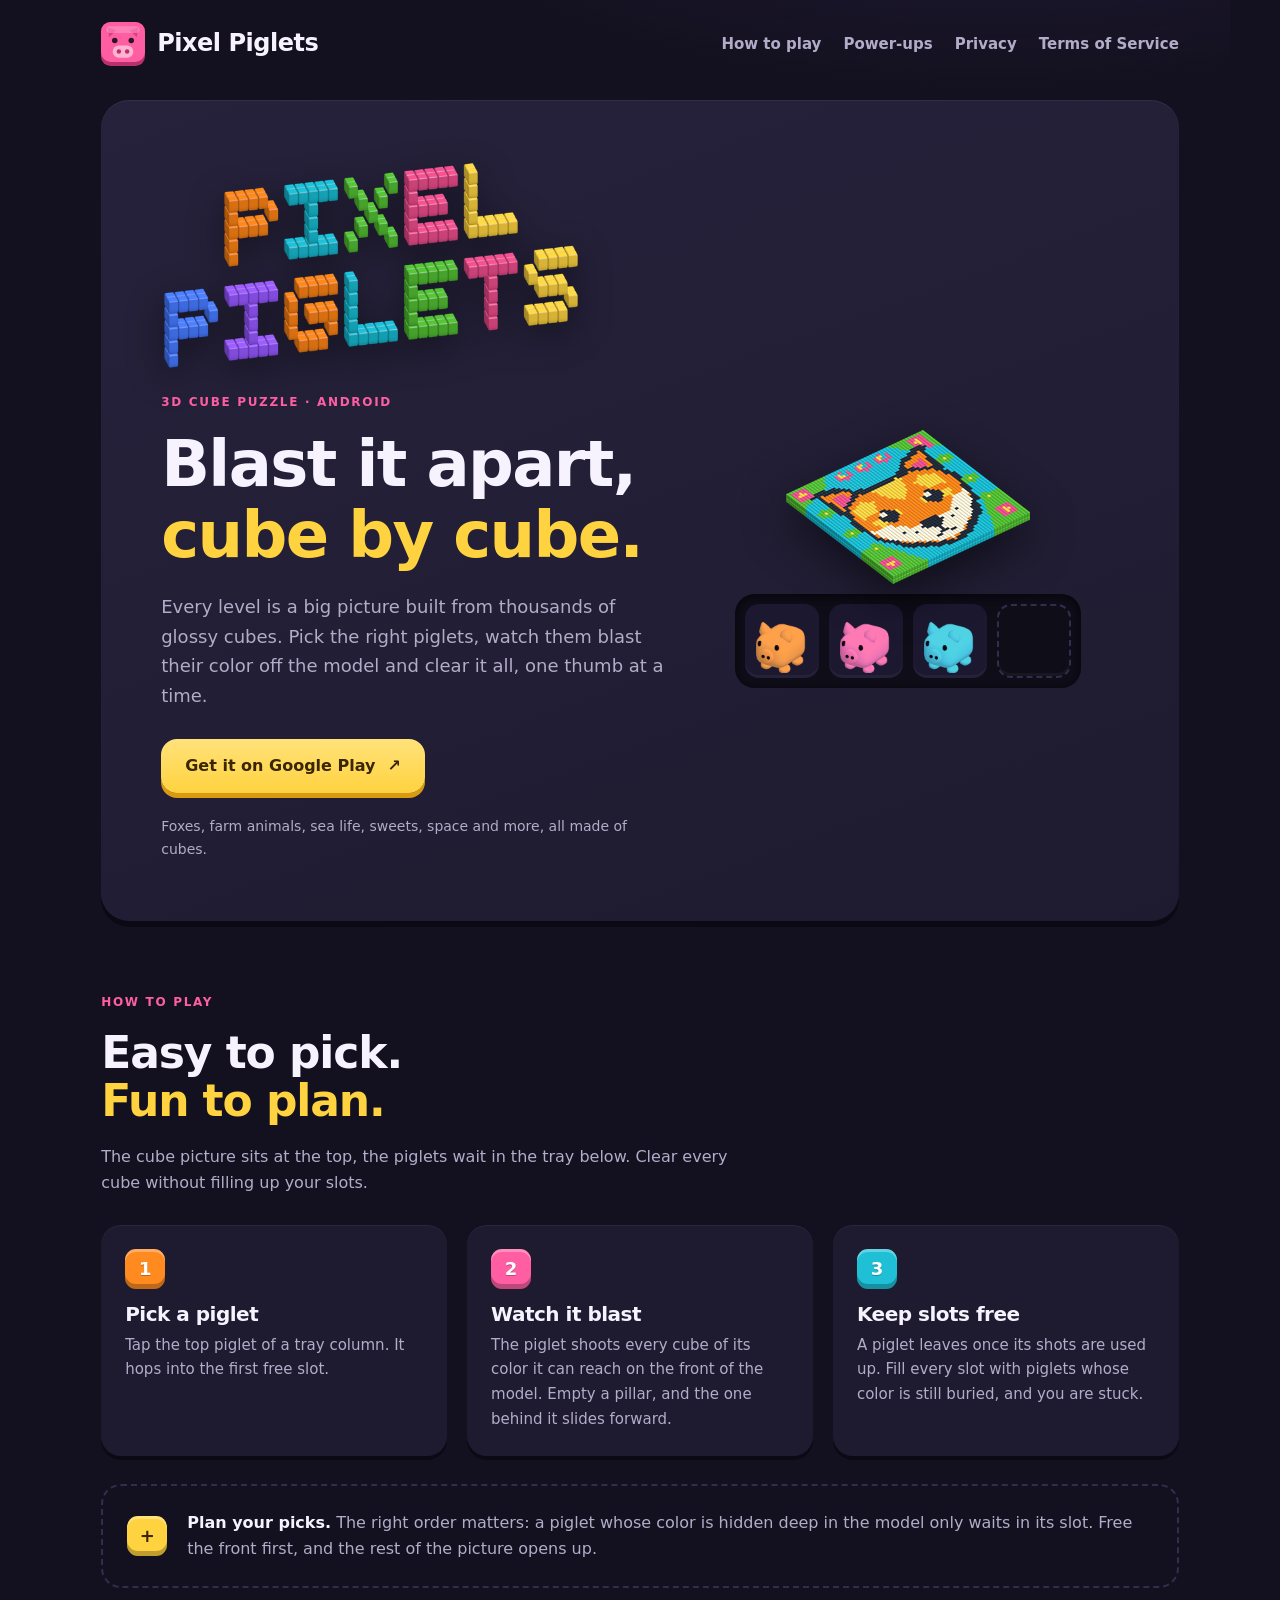
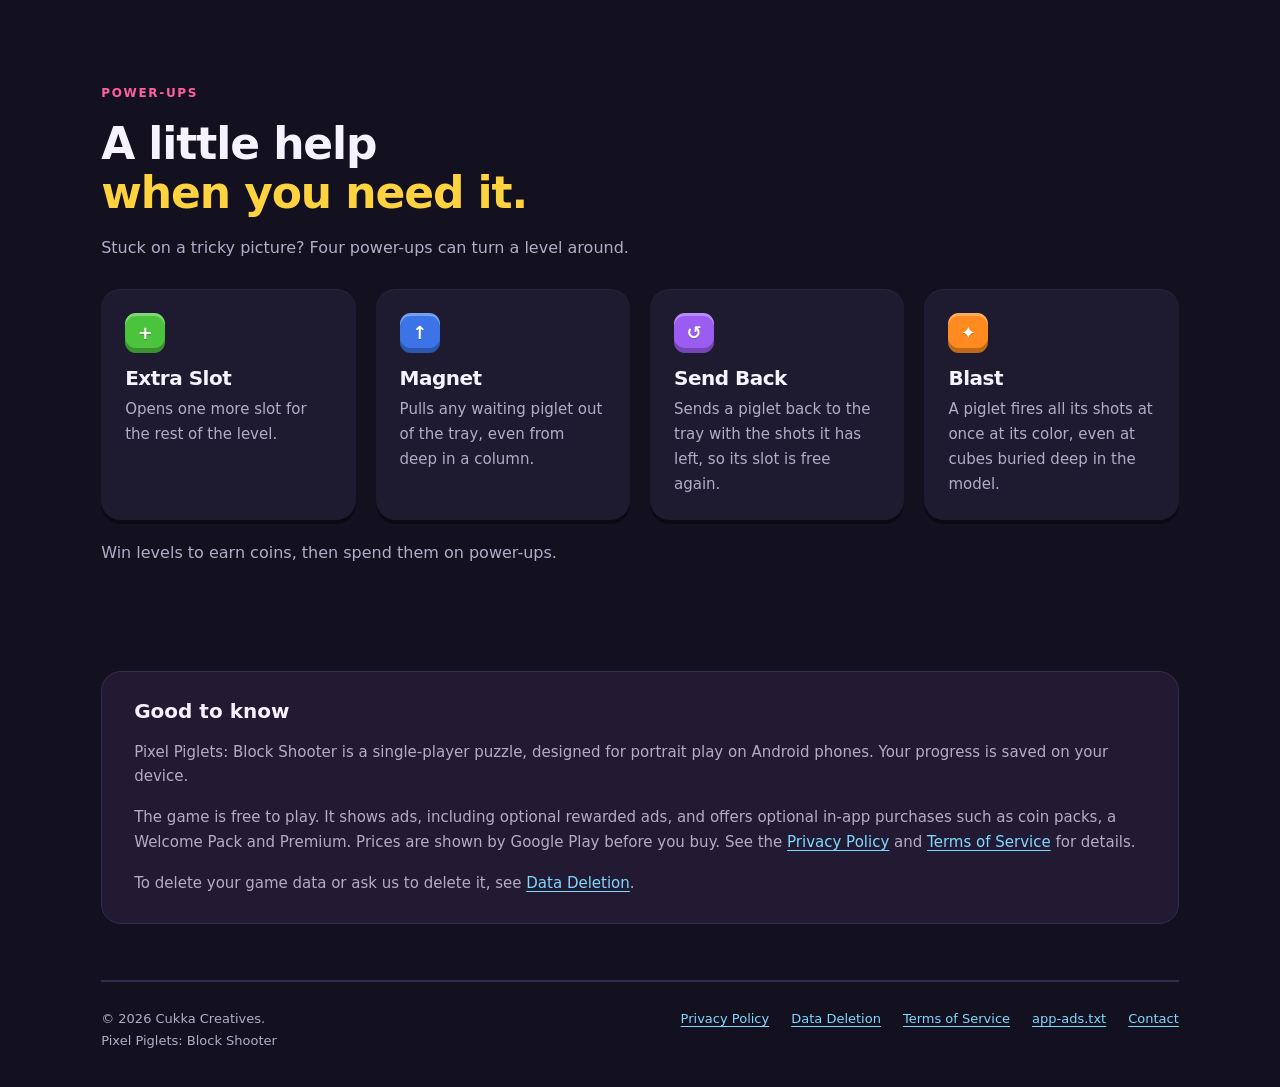
<file: index.html>
<!doctype html>
<html lang="en">
<head>
  <meta charset="utf-8" />
  <meta name="viewport" content="width=device-width, initial-scale=1" />
  <meta name="description" content="Pixel Piglets: Block Shooter is a colorful 3D cube puzzle for Android. Send toy piglets into the slots and watch them blast big cube pictures apart, color by color." />
  <meta name="theme-color" content="#13111f" />
  <title>Pixel Piglets: Block Shooter — Blast It Apart, Cube by Cube</title>
  <link rel="icon" href="./pig.svg" type="image/svg+xml" />
  <link rel="stylesheet" href="./styles.css" />
</head>
<body>
  <a class="skip-link" href="#main">Skip to content</a>
  <header class="site-header">
    <a class="brand" href="./" aria-label="Pixel Piglets home">
      <img src="./pig.svg" alt="" width="44" height="44" />
      <span>Pixel Piglets</span>
    </a>
    <nav aria-label="Main navigation">
      <a href="#how-to-play">How to play</a>
      <a href="#power-ups">Power-ups</a>
      <a href="./privacy-policy.html">Privacy</a>
      <a href="./terms-of-service.html">Terms of Service</a>
    </nav>
  </header>
  <main id="main">
    <section class="hero" aria-labelledby="hero-title">
      <div>
        <img class="hero-logo" src="./images/logo.png" width="640" height="322" alt="Pixel Piglets logo built from colored cubes" />
        <p class="eyebrow">3D cube puzzle · Android</p>
        <h1 id="hero-title">Blast it apart,<br /><span>cube by cube.</span></h1>
        <p class="lede">Every level is a big picture built from thousands of glossy cubes.
          Pick the right piglets, watch them blast their color off the model and clear it all,
          one thumb at a time.</p>
        <a class="button" href="https://play.google.com/store/apps/details?id=com.cukkacreatives.piggy.pop">Get it on Google Play <span aria-hidden="true">↗</span></a>
        <p class="hero-note">Foxes, farm animals, sea life, sweets, space and more, all made of cubes.</p>
      </div>
      <div class="hero-art" aria-label="A fox picture made of cubes above a row of slots holding three piglets" role="img">
        <img class="model" src="./images/fox.png" width="256" height="256" alt="" />
        <div class="slots" aria-hidden="true">
          <div class="slot"><div class="piglet orange"><img src="./images/piglet.png" alt="" width="64" height="64" /></div></div>
          <div class="slot"><div class="piglet pink"><img src="./images/piglet.png" alt="" width="64" height="64" /></div></div>
          <div class="slot"><div class="piglet cyan"><img src="./images/piglet.png" alt="" width="64" height="64" /></div></div>
          <div class="slot empty"></div>
        </div>
      </div>
    </section>

    <section class="steps" id="how-to-play" aria-labelledby="steps-title">
      <div class="section-heading">
        <p class="eyebrow">How to play</p>
        <h2 id="steps-title">Easy to pick.<br /><span>Fun to plan.</span></h2>
        <p>The cube picture sits at the top, the piglets wait in the tray below. Clear every cube without filling up your slots.</p>
      </div>
      <div class="card-grid">
        <article>
          <span class="badge orange" aria-hidden="true">1</span>
          <h3>Pick a piglet</h3>
          <p>Tap the top piglet of a tray column. It hops into the first free slot.</p>
        </article>
        <article>
          <span class="badge pink" aria-hidden="true">2</span>
          <h3>Watch it blast</h3>
          <p>The piglet shoots every cube of its color it can reach on the front of the model.
            Empty a pillar, and the one behind it slides forward.</p>
        </article>
        <article>
          <span class="badge cyan" aria-hidden="true">3</span>
          <h3>Keep slots free</h3>
          <p>A piglet leaves once its shots are used up. Fill every slot with piglets whose color is still buried, and you are stuck.</p>
        </article>
      </div>
      <div class="twist">
        <span class="badge yellow" aria-hidden="true">+</span>
        <p><strong>Plan your picks.</strong> The right order matters: a piglet whose color is
          hidden deep in the model only waits in its slot. Free the front first, and the
          rest of the picture opens up.</p>
      </div>
    </section>

    <section class="boosts" id="power-ups" aria-labelledby="boosts-title">
      <div class="section-heading">
        <p class="eyebrow">Power-ups</p>
        <h2 id="boosts-title">A little help<br /><span>when you need it.</span></h2>
        <p>Stuck on a tricky picture? Four power-ups can turn a level around.</p>
      </div>
      <div class="card-grid four">
        <article>
          <span class="badge green" aria-hidden="true">+</span>
          <h3>Extra Slot</h3>
          <p>Opens one more slot for the rest of the level.</p>
        </article>
        <article>
          <span class="badge blue" aria-hidden="true">↑</span>
          <h3>Magnet</h3>
          <p>Pulls any waiting piglet out of the tray, even from deep in a column.</p>
        </article>
        <article>
          <span class="badge purple" aria-hidden="true">↺</span>
          <h3>Send Back</h3>
          <p>Sends a piglet back to the tray with the shots it has left, so its slot is free again.</p>
        </article>
        <article>
          <span class="badge orange" aria-hidden="true">✦</span>
          <h3>Blast</h3>
          <p>A piglet fires all its shots at once at its color, even at cubes buried deep in the model.</p>
        </article>
      </div>
      <p class="coins">Win levels to earn coins, then spend them on power-ups.</p>
    </section>

    <aside class="notice" aria-labelledby="player-info-title">
      <h2 id="player-info-title">Good to know</h2>
      <p>Pixel Piglets: Block Shooter is a single-player puzzle, designed for portrait play on Android phones.
        Your progress is saved on your device.</p>
      <p>The game is free to play. It shows ads, including optional rewarded ads, and offers
        optional in-app purchases such as coin packs, a Welcome Pack and Premium. Prices are
        shown by Google Play before you buy. See the <a href="./privacy-policy.html">Privacy Policy</a>
        and <a href="./terms-of-service.html">Terms of Service</a> for details.</p>
      <p>To delete your game data or ask us to delete it, see
        <a href="./data-deletion.html">Data Deletion</a>.</p>
    </aside>
  </main>
  <footer>
    <p>© 2026 Cukka Creatives.<br />Pixel Piglets: Block Shooter</p>
    <div>
      <a href="./privacy-policy.html">Privacy Policy</a>
      <a href="./data-deletion.html">Data Deletion</a>
      <a href="./terms-of-service.html">Terms of Service</a>
      <a href="./app-ads.txt">app-ads.txt</a>
      <a href="mailto:cukkacreatives@gmail.com">Contact</a>
    </div>
  </footer>
</body>
</html>
</file>
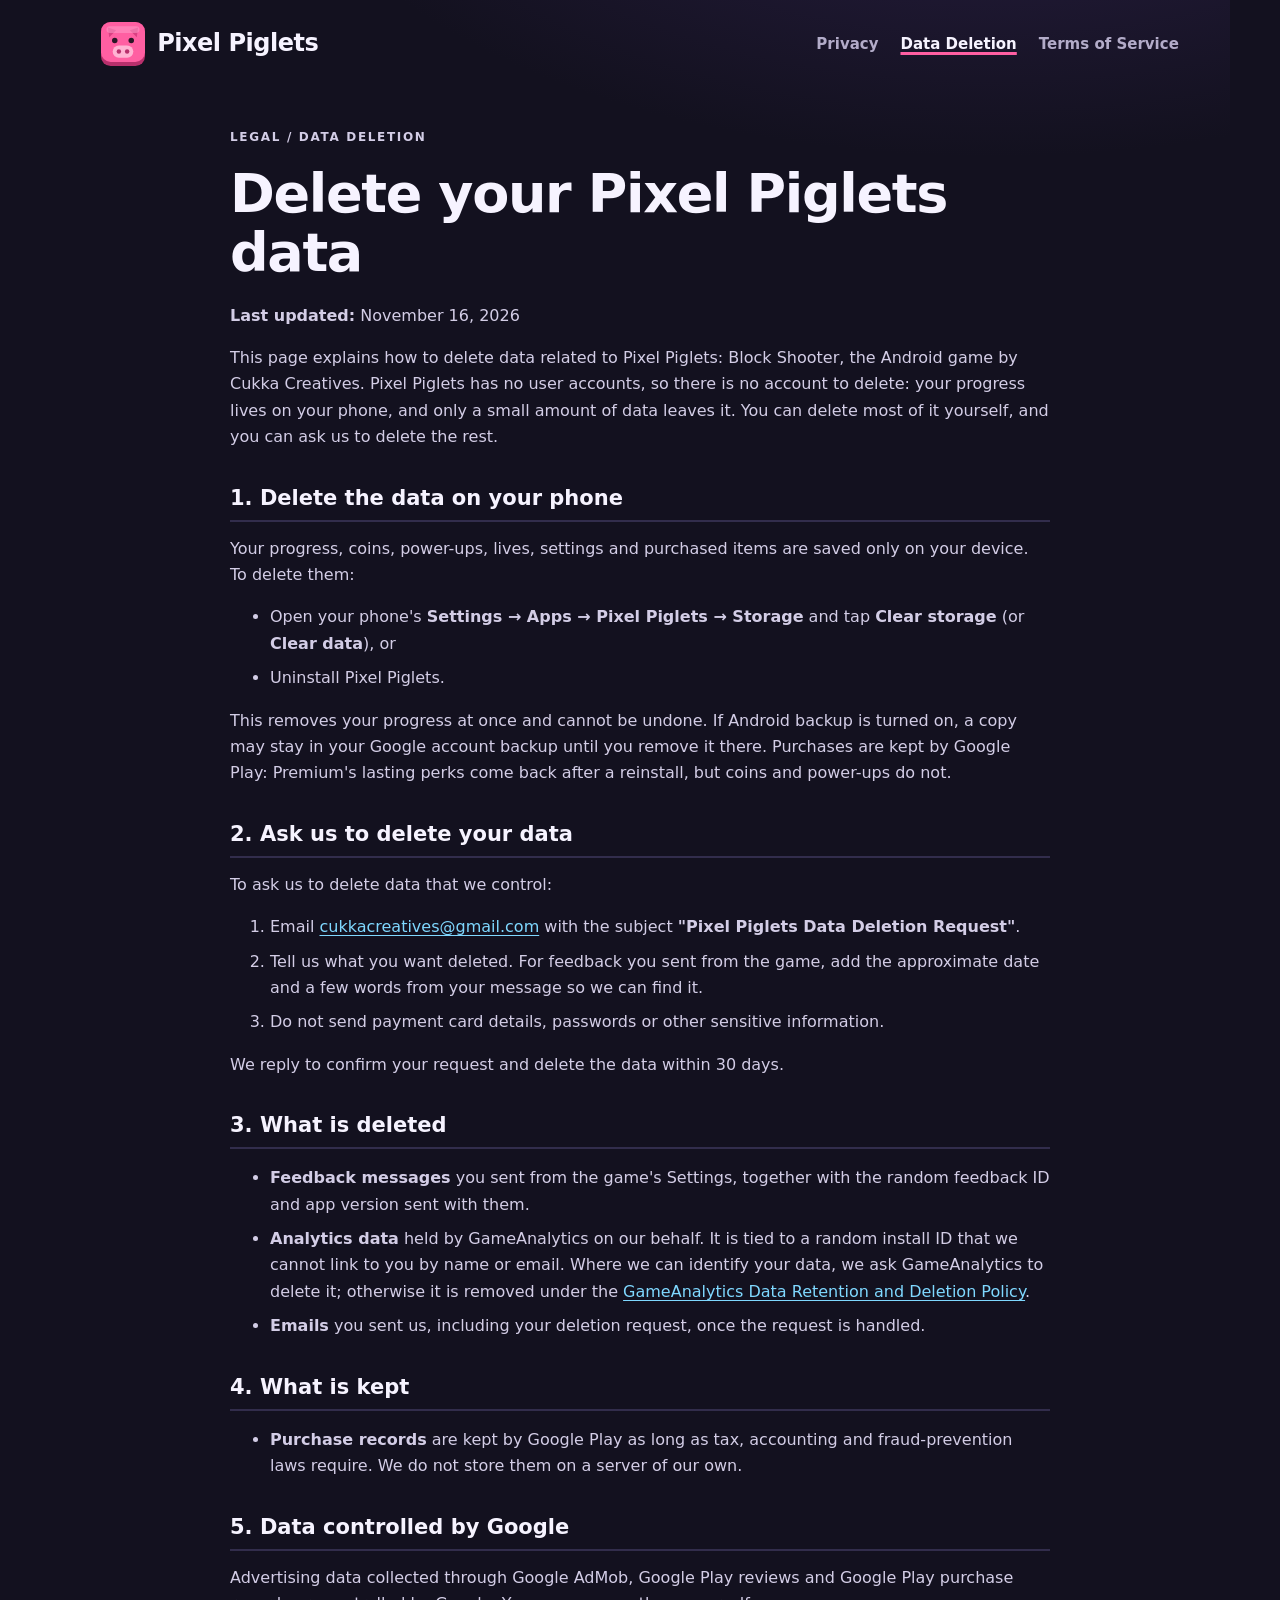
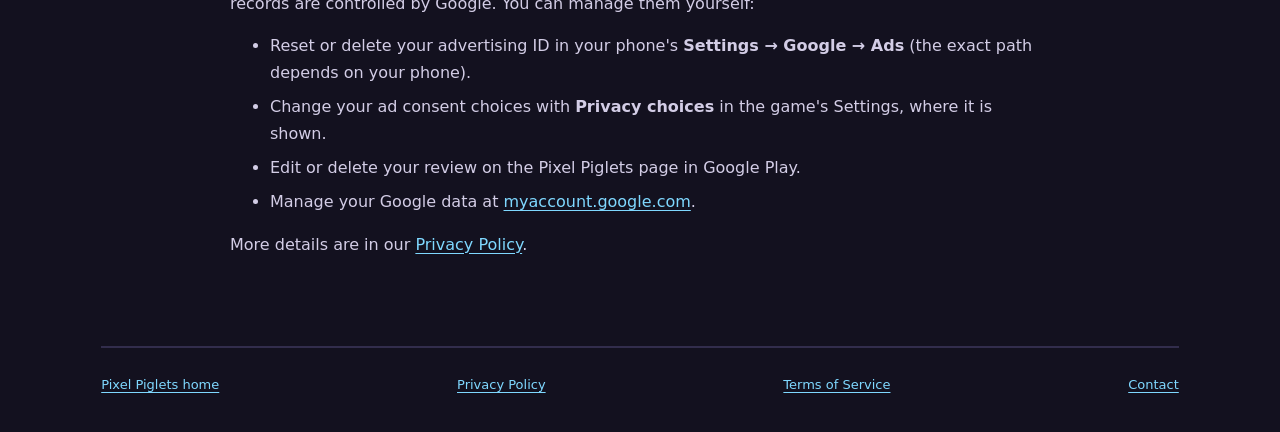
<file: data-deletion.html>
<!doctype html>
<html lang="en">
<head>
  <meta charset="utf-8" />
  <meta name="viewport" content="width=device-width, initial-scale=1" />
  <meta name="description" content="How to delete your Pixel Piglets: Block Shooter data or request its deletion." />
  <meta name="theme-color" content="#13111f" />
  <title>Pixel Piglets: Block Shooter — Data Deletion</title>
  <link rel="icon" href="./pig.svg" type="image/svg+xml" />
  <link rel="stylesheet" href="./styles.css" />
</head>
<body>
  <a class="skip-link" href="#main">Skip to content</a>
  <header class="site-header">
    <a class="brand" href="./" aria-label="Pixel Piglets home">
      <img src="./pig.svg" alt="" width="44" height="44" />
      <span>Pixel Piglets</span>
    </a>
    <nav aria-label="Legal">
      <a href="./privacy-policy.html">Privacy</a>
      <a aria-current="page" href="./data-deletion.html">Data Deletion</a>
      <a href="./terms-of-service.html">Terms of Service</a>
    </nav>
  </header>

  <main class="legal" id="main">
    <p class="eyebrow">Legal / Data deletion</p>
    <h1>Delete your Pixel Piglets data</h1>
    <p><strong>Last updated:</strong> November 16, 2026</p>

    <p>
      This page explains how to delete data related to Pixel Piglets: Block Shooter, the Android game
      by Cukka Creatives. Pixel Piglets has no user accounts, so there is no account to
      delete: your progress lives on your phone, and only a small amount of data
      leaves it. You can delete most of it yourself, and you can ask us to delete
      the rest.
    </p>

    <h2>1. Delete the data on your phone</h2>
    <p>
      Your progress, coins, power-ups, lives, settings and purchased items are
      saved only on your device. To delete them:
    </p>
    <ul>
      <li>Open your phone's <strong>Settings → Apps → Pixel Piglets → Storage</strong> and tap <strong>Clear storage</strong> (or <strong>Clear data</strong>), or</li>
      <li>Uninstall Pixel Piglets.</li>
    </ul>
    <p>
      This removes your progress at once and cannot be undone. If Android backup
      is turned on, a copy may stay in your Google account backup until you
      remove it there. Purchases are kept by Google Play: Premium's lasting perks
      come back after a reinstall, but coins and power-ups do not.
    </p>

    <h2>2. Ask us to delete your data</h2>
    <p>To ask us to delete data that we control:</p>
    <ol>
      <li>
        Email
        <a href="mailto:cukkacreatives@gmail.com?subject=Pixel%20Piglets%20Data%20Deletion%20Request">cukkacreatives@gmail.com</a>
        with the subject <strong>"Pixel Piglets Data Deletion Request"</strong>.
      </li>
      <li>
        Tell us what you want deleted. For feedback you sent from the game, add
        the approximate date and a few words from your message so we can find it.
      </li>
      <li>
        Do not send payment card details, passwords or other sensitive
        information.
      </li>
    </ol>
    <p>
      We reply to confirm your request and delete the data within 30 days.
    </p>

    <h2>3. What is deleted</h2>
    <ul>
      <li>
        <strong>Feedback messages</strong> you sent from the game's Settings,
        together with the random feedback ID and app version sent with them.
      </li>
      <li>
        <strong>Analytics data</strong> held by GameAnalytics on our behalf. It is
        tied to a random install ID that we cannot link to you by name or email.
        Where we can identify your data, we ask GameAnalytics to delete it;
        otherwise it is removed under the
        <a href="https://www.gameanalytics.com/trust/data-retention-and-deletion-policy" target="_blank" rel="noopener">GameAnalytics Data Retention and Deletion Policy</a>.
      </li>
      <li>
        <strong>Emails</strong> you sent us, including your deletion request,
        once the request is handled.
      </li>
    </ul>

    <h2>4. What is kept</h2>
    <ul>
      <li>
        <strong>Purchase records</strong> are kept by Google Play as long as tax,
        accounting and fraud-prevention laws require. We do not store them on a
        server of our own.
      </li>
    </ul>

    <h2>5. Data controlled by Google</h2>
    <p>
      Advertising data collected through Google AdMob, Google Play reviews and
      Google Play purchase records are controlled by Google. You can manage them
      yourself:
    </p>
    <ul>
      <li>Reset or delete your advertising ID in your phone's <strong>Settings → Google → Ads</strong> (the exact path depends on your phone).</li>
      <li>Change your ad consent choices with <strong>Privacy choices</strong> in the game's Settings, where it is shown.</li>
      <li>Edit or delete your review on the Pixel Piglets page in Google Play.</li>
      <li>Manage your Google data at <a href="https://myaccount.google.com/data-and-privacy" target="_blank" rel="noopener">myaccount.google.com</a>.</li>
    </ul>

    <p>
      More details are in our <a href="./privacy-policy.html">Privacy Policy</a>.
    </p>
  </main>

  <footer>
    <a href="./">Pixel Piglets home</a>
    <a href="./privacy-policy.html">Privacy Policy</a>
    <a href="./terms-of-service.html">Terms of Service</a>
    <a href="mailto:cukkacreatives@gmail.com">Contact</a>
  </footer>
</body>
</html>
</file>
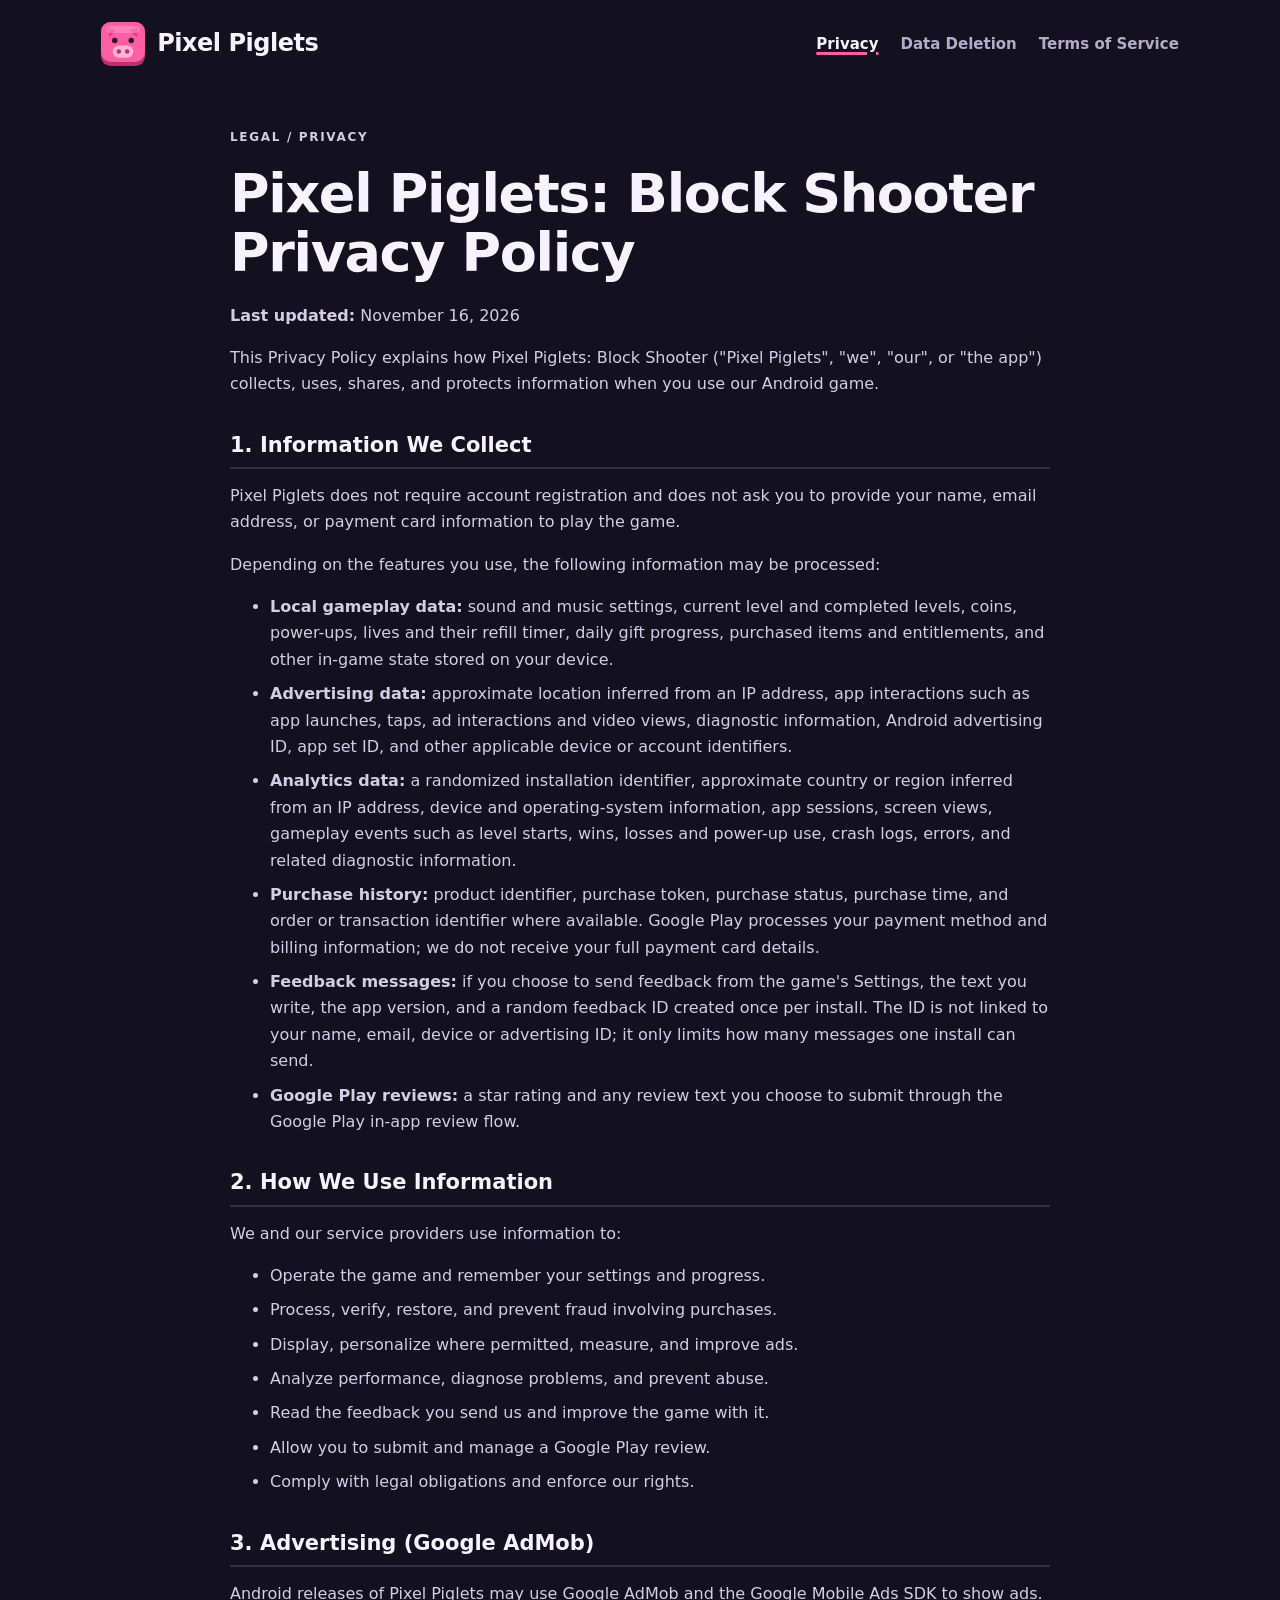
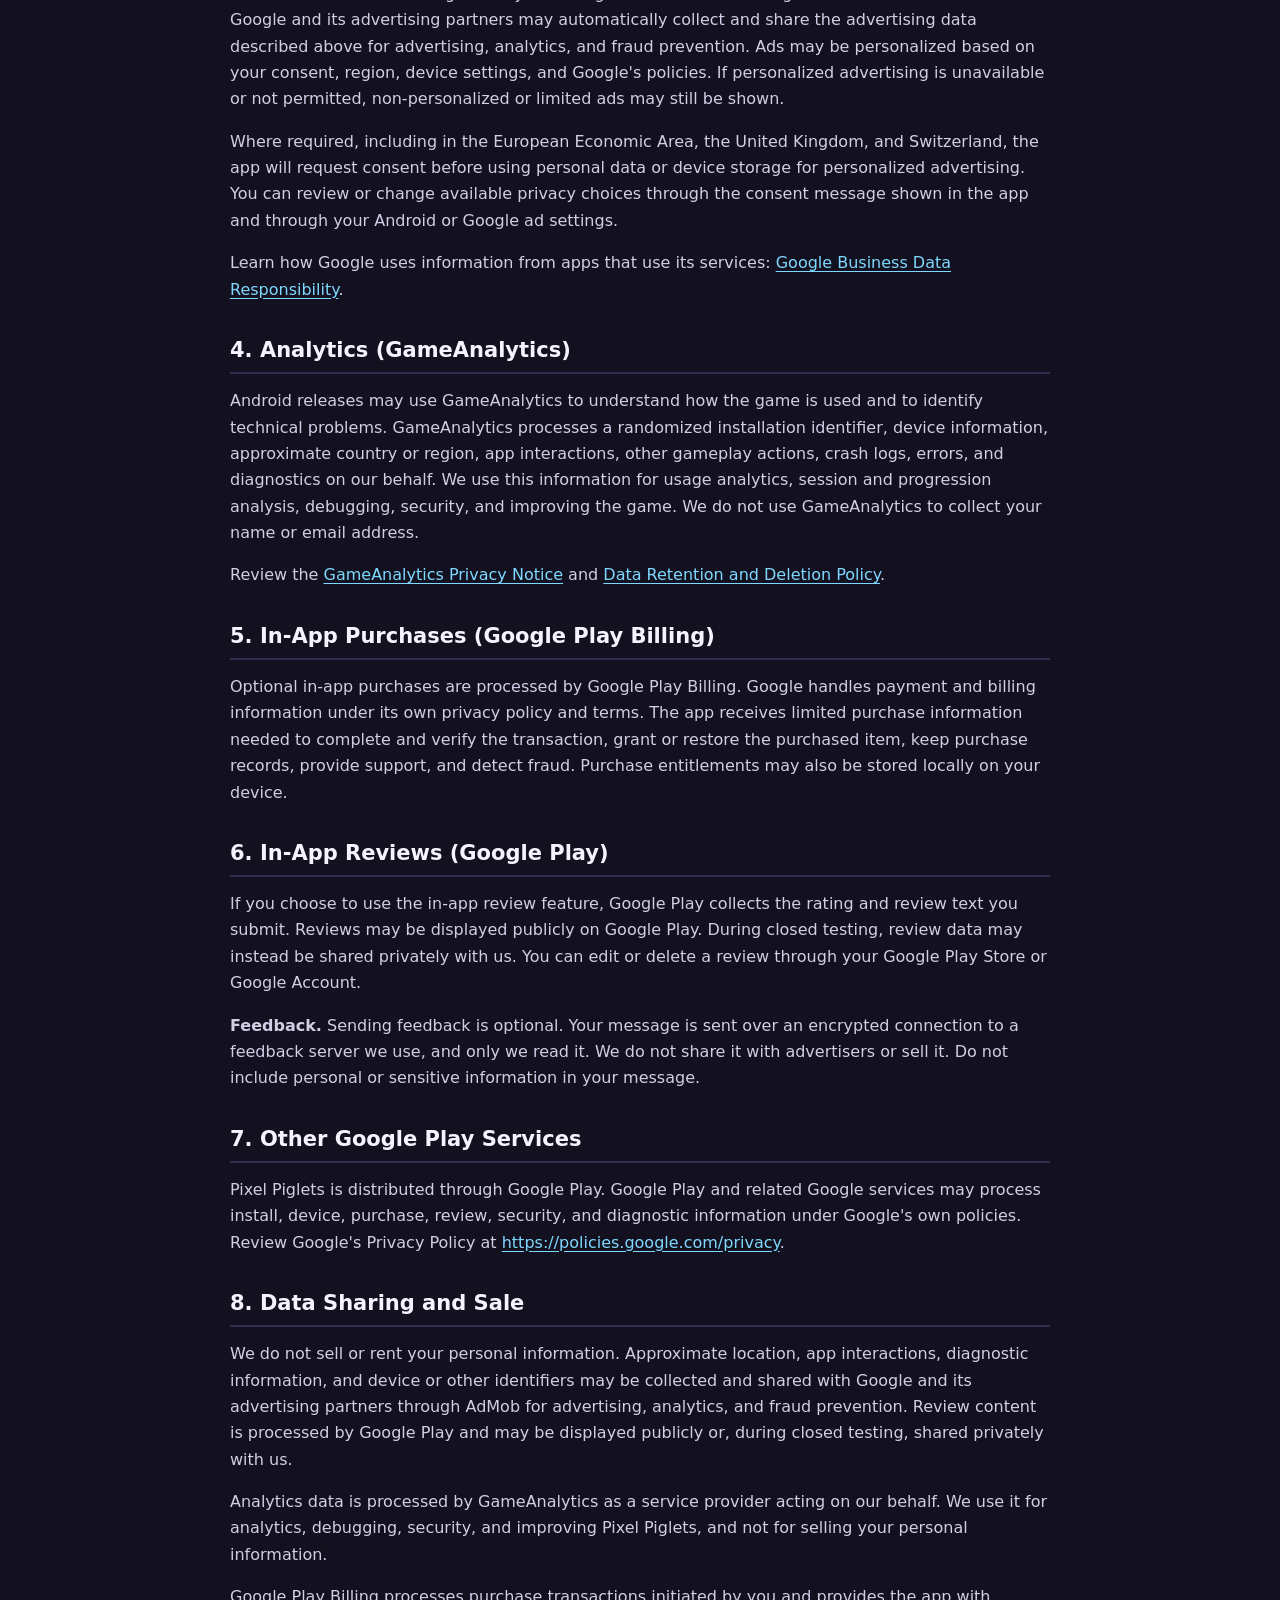
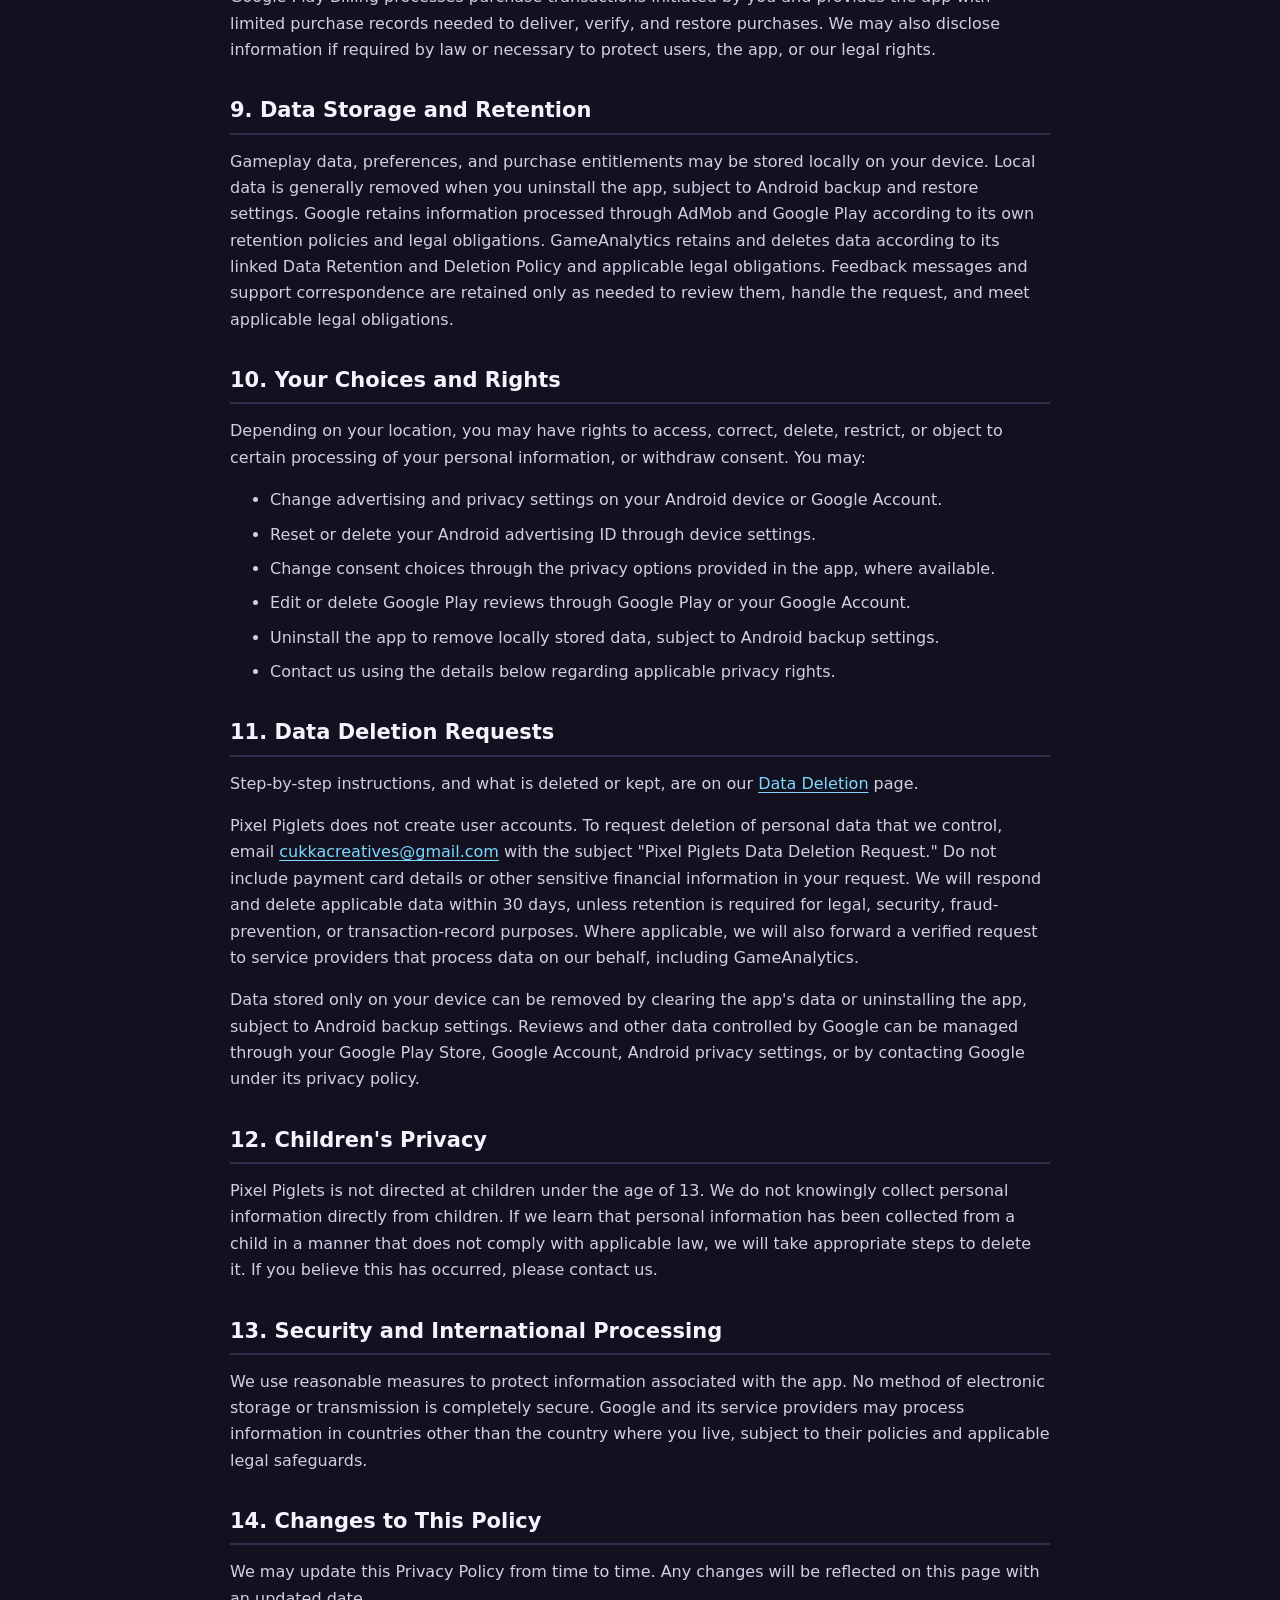
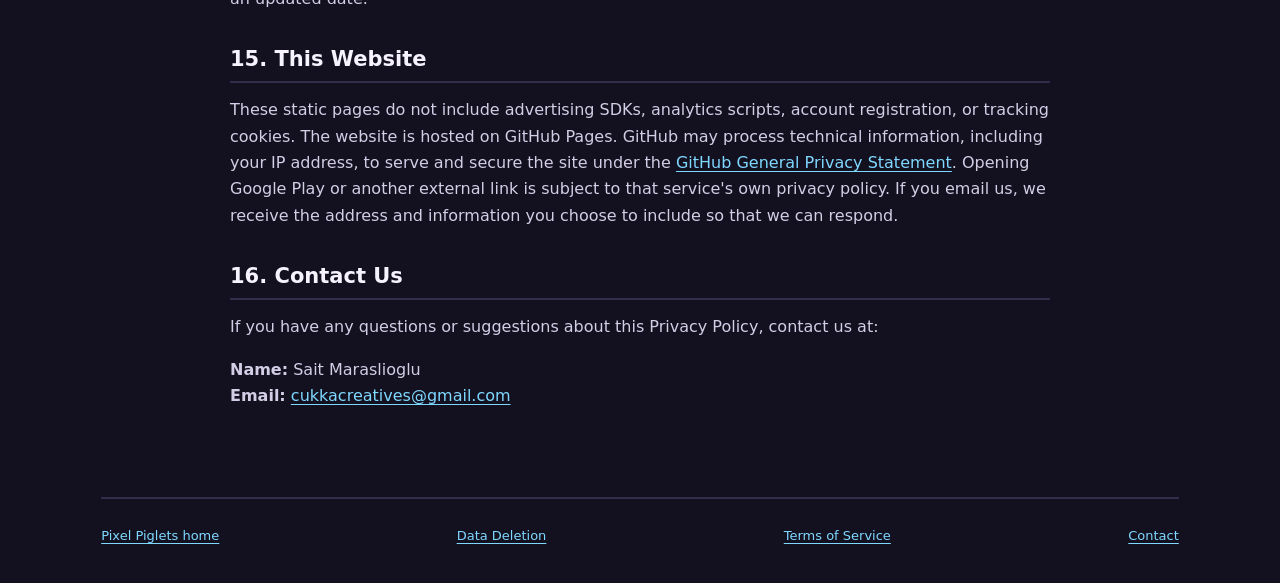
<file: privacy-policy.html>
<!doctype html>
<html lang="en">
<head>
  <meta charset="utf-8" />
  <meta name="viewport" content="width=device-width, initial-scale=1" />
  <meta name="description" content="Pixel Piglets: Block Shooter privacy policy." />
  <meta name="theme-color" content="#13111f" />
  <title>Pixel Piglets: Block Shooter — Privacy Policy</title>
  <link rel="icon" href="./pig.svg" type="image/svg+xml" />
  <link rel="stylesheet" href="./styles.css" />
</head>

<body>
  <a class="skip-link" href="#main">Skip to content</a>
  <header class="site-header">
    <a class="brand" href="./" aria-label="Pixel Piglets home">
      <img src="./pig.svg" alt="" width="44" height="44" />
      <span>Pixel Piglets</span>
    </a>
    <nav aria-label="Legal">
      <a aria-current="page" href="./privacy-policy.html">Privacy</a>
      <a href="./data-deletion.html">Data Deletion</a>
      <a href="./terms-of-service.html">Terms of Service</a>
    </nav>
  </header>

  <main class="legal" id="main">
  <p class="eyebrow">Legal / Privacy</p>
  <h1>Pixel Piglets: Block Shooter Privacy Policy</h1>
  <p><strong>Last updated:</strong> November 16, 2026</p>

  <p>
    This Privacy Policy explains how Pixel Piglets: Block Shooter ("Pixel Piglets", "we", "our", or "the app")
    collects, uses, shares, and protects information when you use our Android
    game.
  </p>

  <h2>1. Information We Collect</h2>
  <p>
    Pixel Piglets does not require account registration and does not ask you to
    provide your name, email address, or payment card information to play the
    game.
  </p>
  <p>
    Depending on the features you use, the following information may be
    processed:
  </p>
  <ul>
    <li>
      <strong>Local gameplay data:</strong> sound and music settings, current
      level and completed levels, coins, power-ups, lives and their refill
      timer, daily gift progress, purchased items and entitlements, and other
      in-game state stored on your device.
    </li>
    <li>
      <strong>Advertising data:</strong> approximate location inferred from an
      IP address, app interactions such as app launches, taps, ad interactions
      and video views, diagnostic information, Android advertising ID, app set
      ID, and other applicable device or account identifiers.
    </li>
    <li>
      <strong>Analytics data:</strong> a randomized installation identifier,
      approximate country or region inferred from an IP address, device and
      operating-system information, app sessions, screen views, gameplay events
      such as level starts, wins, losses and power-up use, crash logs, errors,
      and related diagnostic information.
    </li>
    <li>
      <strong>Purchase history:</strong> product identifier, purchase token,
      purchase status, purchase time, and order or transaction identifier where
      available. Google Play processes your payment method and billing
      information; we do not receive your full payment card details.
    </li>
    <li>
      <strong>Feedback messages:</strong> if you choose to send feedback from the
      game's Settings, the text you write, the app version, and a random feedback
      ID created once per install. The ID is not linked to your name, email,
      device or advertising ID; it only limits how many messages one install can
      send.
    </li>
    <li>
      <strong>Google Play reviews:</strong> a star rating and any review text you
      choose to submit through the Google Play in-app review flow.
    </li>
  </ul>

  <h2>2. How We Use Information</h2>
  <p>We and our service providers use information to:</p>
  <ul>
    <li>Operate the game and remember your settings and progress.</li>
    <li>Process, verify, restore, and prevent fraud involving purchases.</li>
    <li>Display, personalize where permitted, measure, and improve ads.</li>
    <li>Analyze performance, diagnose problems, and prevent abuse.</li>
    <li>Read the feedback you send us and improve the game with it.</li>
    <li>Allow you to submit and manage a Google Play review.</li>
    <li>Comply with legal obligations and enforce our rights.</li>
  </ul>

  <h2>3. Advertising (Google AdMob)</h2>
  <p>
    Android releases of Pixel Piglets may use Google AdMob and the Google Mobile Ads SDK to show ads.
    Google and its advertising partners may automatically collect and share the
    advertising data described above for advertising, analytics, and fraud
    prevention. Ads may be personalized based on your consent, region, device
    settings, and Google's policies. If personalized advertising is unavailable
    or not permitted, non-personalized or limited ads may still be shown.
  </p>
  <p>
    Where required, including in the European Economic Area, the United Kingdom,
    and Switzerland, the app will request consent before using personal data or
    device storage for personalized advertising. You can review or change
    available privacy choices through the consent message shown in the app and
    through your Android or Google ad settings.
  </p>
  <p>
    Learn how Google uses information from apps that use its services:
    <a href="https://business.safety.google/privacy/" target="_blank" rel="noopener">Google Business Data Responsibility</a>.
  </p>

  <h2>4. Analytics (GameAnalytics)</h2>
  <p>
    Android releases may use GameAnalytics to understand how the game is used and to
    identify technical problems. GameAnalytics processes a randomized
    installation identifier, device information, approximate country or region,
    app interactions, other gameplay actions, crash logs, errors, and
    diagnostics on our behalf. We use this information for usage analytics,
    session and progression analysis, debugging, security, and improving the
    game. We do not use GameAnalytics to collect your name or email address.
  </p>
  <p>
    Review the
    <a href="https://www.gameanalytics.com/trust/privacy-notice" target="_blank" rel="noopener">GameAnalytics Privacy Notice</a>
    and
    <a href="https://www.gameanalytics.com/trust/data-retention-and-deletion-policy" target="_blank" rel="noopener">Data Retention and Deletion Policy</a>.
  </p>

  <h2>5. In-App Purchases (Google Play Billing)</h2>
  <p>
    Optional in-app purchases are processed by Google Play Billing. Google
    handles payment and billing information under its own privacy policy and
    terms. The app receives limited purchase information needed to complete and
    verify the transaction, grant or restore the purchased item, keep purchase
    records, provide support, and detect fraud. Purchase entitlements may also
    be stored locally on your device.
  </p>

  <h2>6. In-App Reviews (Google Play)</h2>
  <p>
    If you choose to use the in-app review feature, Google Play collects the
    rating and review text you submit. Reviews may be displayed publicly on
    Google Play. During closed testing, review data may instead be shared
    privately with us. You can edit or delete a review through your Google Play
    Store or Google Account.
  </p>

  <p>
    <strong>Feedback.</strong> Sending feedback is optional. Your message is sent
    over an encrypted connection to a feedback server we use, and only we read
    it. We do not share it with advertisers or sell it. Do not include personal
    or sensitive information in your message.
  </p>

  <h2>7. Other Google Play Services</h2>
  <p>
    Pixel Piglets is distributed through Google Play. Google Play and related
    Google services may process install, device, purchase, review, security, and
    diagnostic information under Google's own policies. Review
    Google's Privacy Policy at
    <a href="https://policies.google.com/privacy" target="_blank" rel="noopener">https://policies.google.com/privacy</a>.
  </p>

  <h2>8. Data Sharing and Sale</h2>
  <p>
    We do not sell or rent your personal information. Approximate location, app
    interactions, diagnostic information, and device or other identifiers may
    be collected and shared with Google and its advertising partners through
    AdMob for advertising, analytics, and fraud prevention. Review content is
    processed by Google Play and may be displayed publicly or, during closed
    testing, shared privately with us.
  </p>
  <p>
    Analytics data is processed by GameAnalytics as a service provider acting
    on our behalf. We use it for analytics, debugging, security, and improving
    Pixel Piglets, and not for selling your personal information.
  </p>
  <p>
    Google Play Billing processes purchase transactions initiated by you and
    provides the app with limited purchase records needed to deliver, verify,
    and restore purchases. We may also disclose information if required by law
    or necessary to protect users, the app, or our legal rights.
  </p>

  <h2>9. Data Storage and Retention</h2>
  <p>
    Gameplay data, preferences, and purchase entitlements may be stored locally
    on your device. Local data is generally removed when you uninstall the app,
    subject to Android backup and restore settings. Google retains information
    processed through AdMob and Google Play according to its own retention
    policies and legal obligations. GameAnalytics retains and deletes data
    according to its linked Data Retention and Deletion Policy and applicable
    legal obligations. Feedback messages and support correspondence are
    retained only as needed to review them, handle the request, and meet
    applicable legal obligations.
  </p>

  <h2>10. Your Choices and Rights</h2>
  <p>
    Depending on your location, you may have rights to access, correct, delete,
    restrict, or object to certain processing of your personal information, or
    withdraw consent. You may:
  </p>
  <ul>
    <li>Change advertising and privacy settings on your Android device or Google Account.</li>
    <li>Reset or delete your Android advertising ID through device settings.</li>
    <li>Change consent choices through the privacy options provided in the app, where available.</li>
    <li>Edit or delete Google Play reviews through Google Play or your Google Account.</li>
    <li>Uninstall the app to remove locally stored data, subject to Android backup settings.</li>
    <li>Contact us using the details below regarding applicable privacy rights.</li>
  </ul>

  <h2 id="data-deletion">11. Data Deletion Requests</h2>
  <p>
    Step-by-step instructions, and what is deleted or kept, are on our
    <a href="./data-deletion.html">Data Deletion</a> page.
  </p>
  <p>
    Pixel Piglets does not create user accounts. To request deletion of
    personal data that we control, email
    <a href="mailto:cukkacreatives@gmail.com?subject=Pixel%20Piglets%20Data%20Deletion%20Request">cukkacreatives@gmail.com</a>
    with the subject "Pixel Piglets Data Deletion Request." Do not include
    payment card details or other sensitive financial information in your
    request. We will respond and delete applicable data within 30 days,
    unless retention is required for legal, security, fraud-prevention, or
    transaction-record purposes. Where applicable, we will also forward a
    verified request to service providers that process data on our behalf,
    including GameAnalytics.
  </p>
  <p>
    Data stored only on your device can be removed by clearing the app's data or
    uninstalling the app, subject to Android backup settings. Reviews and other
    data controlled by Google can be managed through your Google Play Store,
    Google Account, Android privacy settings, or by contacting Google under its
    privacy policy.
  </p>

  <h2>12. Children's Privacy</h2>
  <p>
    Pixel Piglets is not directed at children under the age of 13. We do not
    knowingly collect personal information directly from children. If we learn
    that personal information has been collected from a child in a manner that
    does not comply with applicable law, we will take appropriate steps to
    delete it. If you believe this has occurred, please contact us.
  </p>

  <h2>13. Security and International Processing</h2>
  <p>
    We use reasonable measures to protect information associated with the app.
    No method of electronic storage or transmission is completely secure.
    Google and its service providers may process information in countries other
    than the country where you live, subject to their policies and applicable
    legal safeguards.
  </p>

  <h2>14. Changes to This Policy</h2>
  <p>
    We may update this Privacy Policy from time to time. Any changes will be
    reflected on this page with an updated date.
  </p>

  <h2>15. This Website</h2>
  <p>
    These static pages do not include advertising SDKs, analytics scripts,
    account registration, or tracking cookies. The website is hosted on GitHub
    Pages. GitHub may process technical information, including your IP address,
    to serve and secure the site under the
    <a href="https://docs.github.com/en/site-policy/privacy-policies/github-general-privacy-statement" target="_blank" rel="noopener">GitHub General Privacy Statement</a>.
    Opening Google Play or another external link is subject to that service's
    own privacy policy. If you email us, we receive the address and information
    you choose to include so that we can respond.
  </p>

  <h2>16. Contact Us</h2>
  <p>
    If you have any questions or suggestions about this Privacy Policy, contact
    us at:
  </p>
  <p>
    <strong>Name:</strong> Sait Maraslioglu<br />
    <strong>Email:</strong> <a href="mailto:cukkacreatives@gmail.com">cukkacreatives@gmail.com</a>
  </p>
  </main>

  <footer>
    <a href="./">Pixel Piglets home</a>
    <a href="./data-deletion.html">Data Deletion</a>
    <a href="./terms-of-service.html">Terms of Service</a>
    <a href="mailto:cukkacreatives@gmail.com">Contact</a>
  </footer>
</body>
</html>
</file>
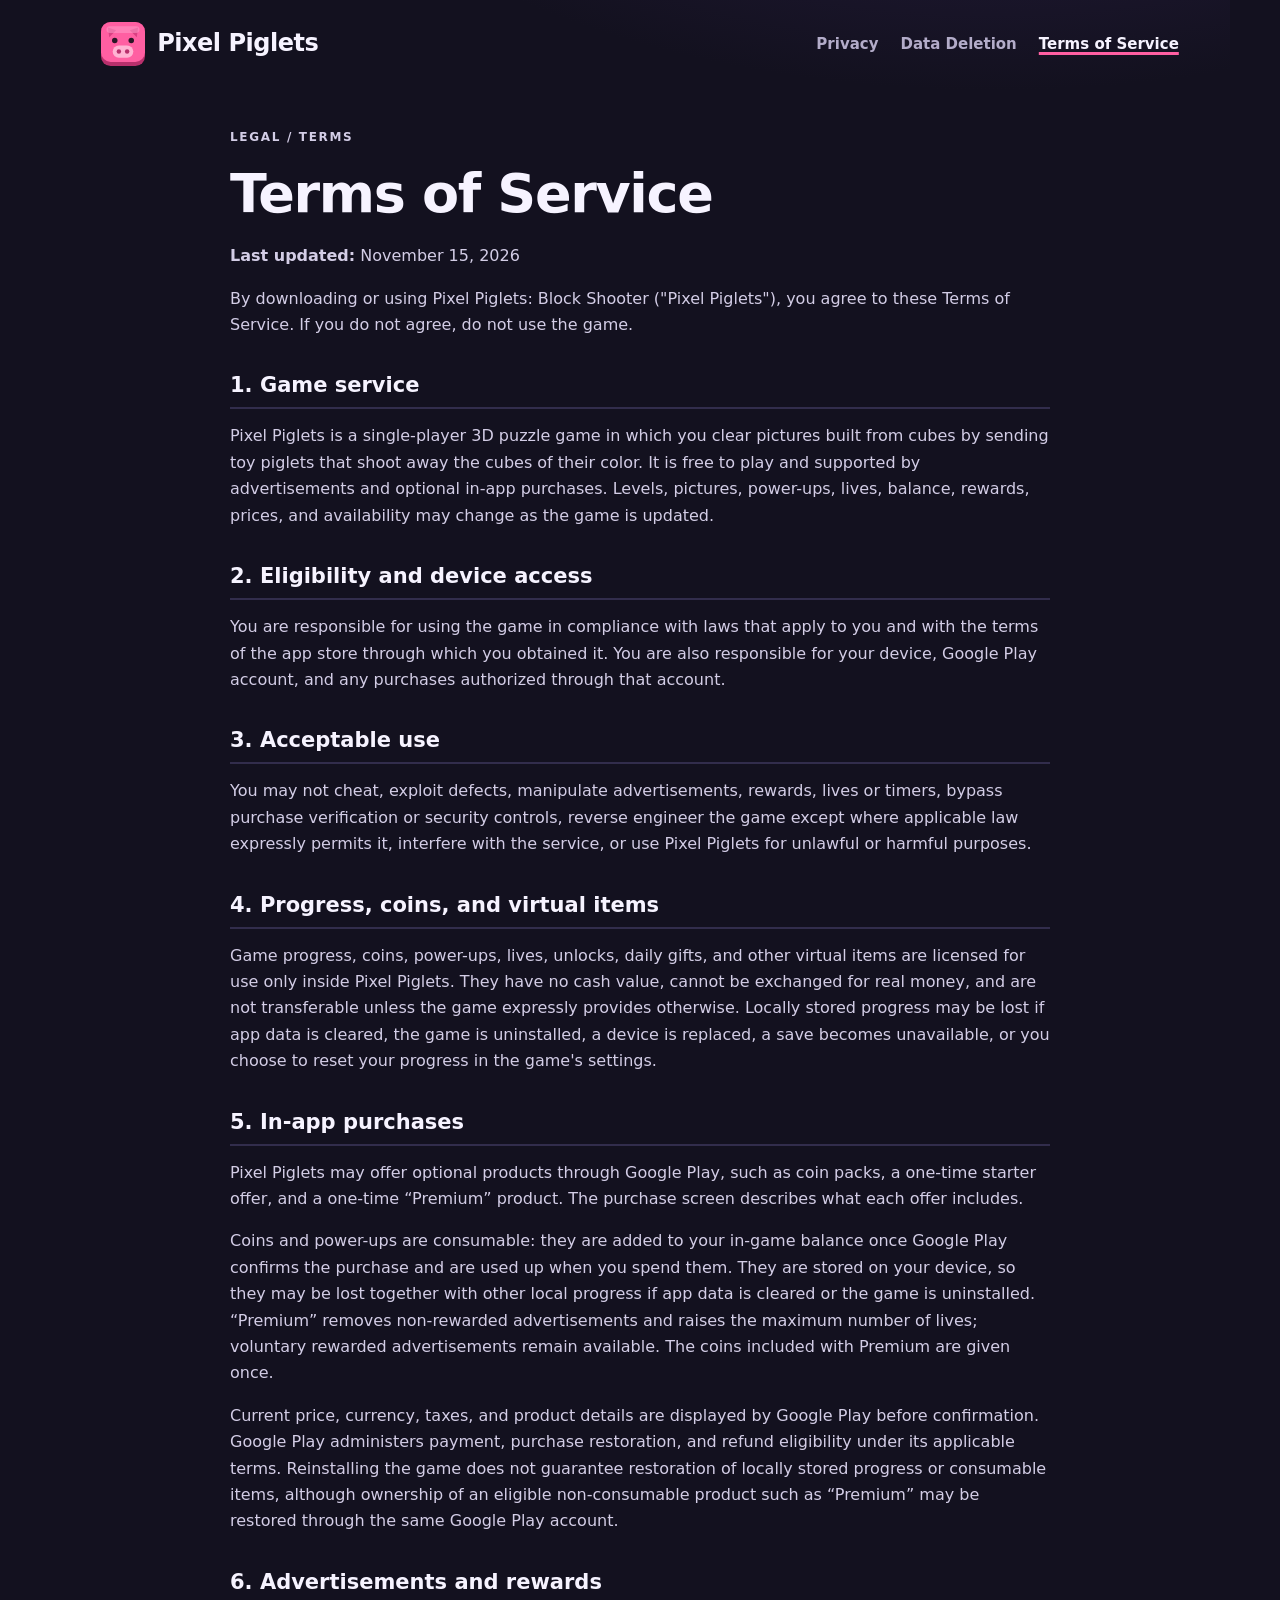
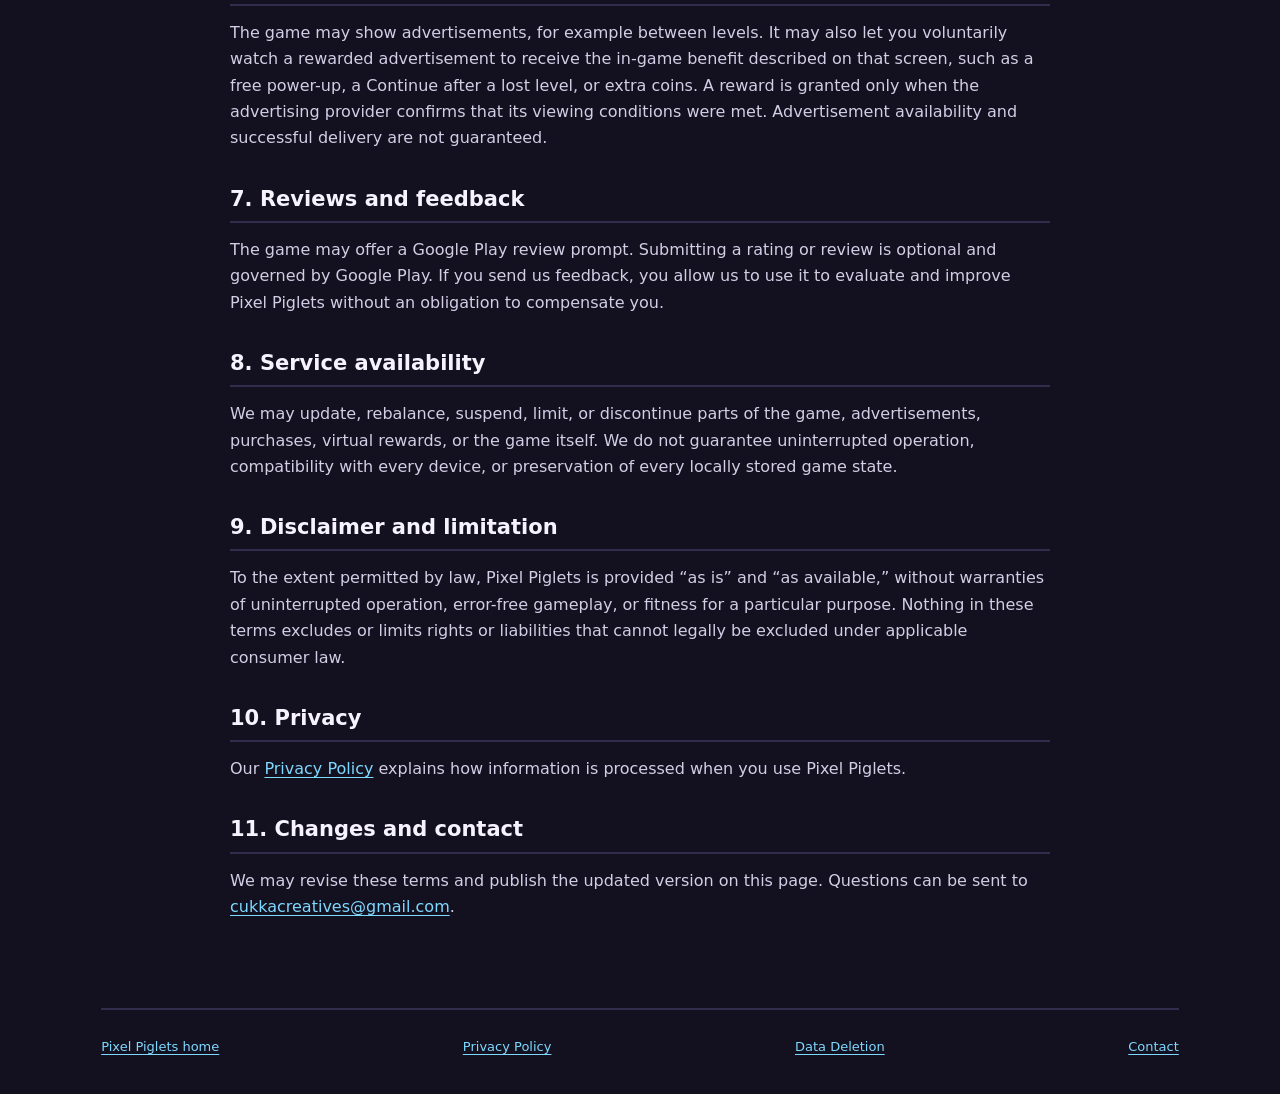
<file: terms-of-service.html>
<!doctype html>
<html lang="en">
<head>
  <meta charset="utf-8" />
  <meta name="viewport" content="width=device-width, initial-scale=1" />
  <meta name="description" content="Pixel Piglets: Block Shooter terms of service." />
  <meta name="theme-color" content="#13111f" />
  <title>Pixel Piglets: Block Shooter — Terms of Service</title>
  <link rel="icon" href="./pig.svg" type="image/svg+xml" />
  <link rel="stylesheet" href="./styles.css" />
</head>
<body>
  <a class="skip-link" href="#main">Skip to content</a>
  <header class="site-header">
    <a class="brand" href="./" aria-label="Pixel Piglets home">
      <img src="./pig.svg" alt="" width="44" height="44" />
      <span>Pixel Piglets</span>
    </a>
    <nav aria-label="Legal">
      <a href="./privacy-policy.html">Privacy</a>
      <a href="./data-deletion.html">Data Deletion</a>
      <a aria-current="page" href="./terms-of-service.html">Terms of Service</a>
    </nav>
  </header>

  <main class="legal" id="main">
    <p class="eyebrow">Legal / Terms</p>
    <h1>Terms of Service</h1>
    <p><strong>Last updated:</strong> November 15, 2026</p>

    <p>
      By downloading or using Pixel Piglets: Block Shooter ("Pixel Piglets"), you agree to these Terms of Service.
      If you do not agree, do not use the game.
    </p>

    <h2>1. Game service</h2>
    <p>
      Pixel Piglets is a single-player 3D puzzle game in which you clear pictures
      built from cubes by sending toy piglets that shoot away the cubes of their
      color. It is free to play and supported by advertisements and optional
      in-app purchases. Levels, pictures, power-ups, lives, balance, rewards,
      prices, and availability may change as the game is updated.
    </p>

    <h2>2. Eligibility and device access</h2>
    <p>
      You are responsible for using the game in compliance with laws that apply
      to you and with the terms of the app store through which you obtained it.
      You are also responsible for your device, Google Play account, and any
      purchases authorized through that account.
    </p>

    <h2>3. Acceptable use</h2>
    <p>
      You may not cheat, exploit defects, manipulate advertisements, rewards,
      lives or timers, bypass purchase verification or security controls,
      reverse engineer the game except where applicable law expressly permits
      it, interfere with the service, or use Pixel Piglets for unlawful or harmful
      purposes.
    </p>

    <h2>4. Progress, coins, and virtual items</h2>
    <p>
      Game progress, coins, power-ups, lives, unlocks, daily gifts, and other
      virtual items are licensed for use only inside Pixel Piglets. They have no cash
      value, cannot be exchanged for real money, and are not transferable unless
      the game expressly provides otherwise. Locally stored progress may be lost
      if app data is cleared, the game is uninstalled, a device is replaced, a
      save becomes unavailable, or you choose to reset your progress in the
      game's settings.
    </p>

    <h2>5. In-app purchases</h2>
    <p>
      Pixel Piglets may offer optional products through Google Play, such as coin
      packs, a one-time starter offer, and a one-time
      “Premium” product. The purchase screen describes what each offer
      includes.
    </p>
    <p>
      Coins and power-ups are consumable: they are added to your in-game balance
      once Google Play confirms the purchase and are used up when you spend
      them. They are stored on your device, so they may be lost together with
      other local progress if app data is cleared or the game is uninstalled.
      “Premium” removes non-rewarded advertisements and raises the maximum
      number of lives; voluntary rewarded advertisements remain available.
      The coins included with Premium are given once.
    </p>
    <p>
      Current price, currency, taxes, and product details are displayed by
      Google Play before confirmation. Google Play administers payment,
      purchase restoration, and refund eligibility under its applicable terms.
      Reinstalling the game does not guarantee restoration of locally stored
      progress or consumable items, although ownership of an eligible
      non-consumable product such as “Premium” may be restored through the
      same Google Play account.
    </p>

    <h2>6. Advertisements and rewards</h2>
    <p>
      The game may show advertisements, for example between levels. It may also
      let you voluntarily watch a rewarded advertisement to receive the in-game
      benefit described on that screen, such as a free power-up, a Continue
      after a lost level, or extra coins. A reward is granted only when the
      advertising provider confirms that its viewing conditions were met.
      Advertisement availability and successful delivery are not guaranteed.
    </p>

    <h2>7. Reviews and feedback</h2>
    <p>
      The game may offer a Google Play review prompt. Submitting a rating or
      review is optional and governed by Google Play. If you send us feedback,
      you allow us to use it to evaluate and improve Pixel Piglets without an
      obligation to compensate you.
    </p>

    <h2>8. Service availability</h2>
    <p>
      We may update, rebalance, suspend, limit, or discontinue parts of the game,
      advertisements, purchases, virtual rewards, or the game itself. We do not
      guarantee uninterrupted operation, compatibility with every device, or
      preservation of every locally stored game state.
    </p>

    <h2>9. Disclaimer and limitation</h2>
    <p>
      To the extent permitted by law, Pixel Piglets is provided “as is” and “as
      available,” without warranties of uninterrupted operation, error-free
      gameplay, or fitness for a particular purpose. Nothing in these terms
      excludes or limits rights or liabilities that cannot legally be excluded
      under applicable consumer law.
    </p>

    <h2>10. Privacy</h2>
    <p>
      Our <a href="./privacy-policy.html">Privacy Policy</a> explains how
      information is processed when you use Pixel Piglets.
    </p>

    <h2>11. Changes and contact</h2>
    <p>
      We may revise these terms and publish the updated version on this page.
      Questions can be sent to
      <a href="mailto:cukkacreatives@gmail.com">cukkacreatives@gmail.com</a>.
    </p>
  </main>

  <footer>
    <a href="./">Pixel Piglets home</a>
    <a href="./privacy-policy.html">Privacy Policy</a>
    <a href="./data-deletion.html">Data Deletion</a>
    <a href="mailto:cukkacreatives@gmail.com">Contact</a>
  </footer>
</body>
</html>
</file>
<file: styles.css>
:root {
  color-scheme: dark;
  --background: #13111f;
  --surface: #1e1b30;
  --surface-2: #26223c;
  --ink: #f6f3ff;
  --muted: #b3acc9;
  --line: #322d4c;
  --pink: #ff5fa2;
  --pink-dark: #b8306c;
  --orange: #ff8a1f;
  --cyan: #1fc0d6;
  --green: #4cc33d;
  --blue: #3c74e8;
  --purple: #9b5cf2;
  --yellow: #ffd23f;
  --yellow-dark: #d99a12;
}
* { box-sizing: border-box; }
html { background: var(--background); scroll-padding-top: 24px; }
body { max-width: 1180px; min-height: 100vh; margin: 0 auto; padding: 0 clamp(16px, 4vw, 56px); color: var(--ink); background: radial-gradient(1200px 600px at 80% -10%, #2a1f45 0%, transparent 60%), var(--background); font-family: "Segoe UI", system-ui, -apple-system, sans-serif; line-height: 1.65; }
a { color: #7fd8ff; text-underline-offset: 3px; }
a:hover { color: var(--pink); }
a:focus-visible { outline: 3px solid var(--yellow); outline-offset: 4px; border-radius: 4px; }
.skip-link { position: absolute; top: -100px; padding: 12px; color: var(--ink); background: var(--surface); z-index: 5; }
.skip-link:focus { top: 12px; }
.site-header { display: flex; justify-content: space-between; align-items: center; gap: 24px; padding: 22px 0; }
.brand { display: inline-flex; align-items: center; gap: 12px; color: var(--ink); text-decoration: none; font-size: 24px; font-weight: 800; letter-spacing: -.02em; }
.brand:hover { color: var(--ink); }
.brand img { flex-shrink: 0; }
nav, footer div { display: flex; flex-wrap: wrap; gap: 10px 22px; }
nav a { color: var(--muted); font-size: 15px; font-weight: 600; text-decoration: none; }
nav a:hover, nav a[aria-current="page"] { color: var(--ink); text-decoration: underline; text-decoration-thickness: 3px; text-decoration-color: var(--pink); }
main { padding: 12px 0 56px; }

/* Hero */
.hero { display: grid; grid-template-columns: minmax(0, 1.2fr) minmax(0, 1fr); align-items: center; gap: 32px; padding: clamp(28px, 5vw, 60px); border-radius: 28px; background: linear-gradient(160deg, var(--surface-2), var(--surface)); box-shadow: 0 6px 0 #0b0a14, inset 0 1px 0 rgb(255 255 255 / .06); }
.hero-logo { display: block; width: min(100%, 420px); height: auto; margin: 0 0 22px; filter: drop-shadow(0 10px 18px rgb(0 0 0 / .45)); }
.eyebrow { margin: 0 0 16px; color: var(--pink); font-size: 12px; font-weight: 800; text-transform: uppercase; letter-spacing: .14em; }
h1, h2, h3 { line-height: 1.1; letter-spacing: -.025em; }
h1 { margin: 0; font-size: clamp(38px, 5.6vw, 64px); font-weight: 800; }
h1 span, h2 span { color: var(--yellow); }
h2 { margin: 0 0 18px; font-size: clamp(30px, 4vw, 44px); font-weight: 800; }
h3 { margin: 0 0 8px; font-size: 20px; font-weight: 700; }
p { margin: 0 0 16px; }
.lede { max-width: 520px; margin: 22px 0 28px; color: var(--muted); font-size: 18px; }
.button { display: inline-flex; align-items: center; gap: 12px; padding: 14px 24px; border-radius: 16px; color: #3a2600; background: linear-gradient(180deg, #ffe27a, var(--yellow)); box-shadow: 0 5px 0 var(--yellow-dark); font-size: 16px; font-weight: 800; text-decoration: none; }
.button:hover { color: #3a2600; background: #ffe68a; }
.button:active { transform: translateY(3px); box-shadow: 0 2px 0 var(--yellow-dark); }
.hero-note { margin: 22px 0 0; color: var(--muted); font-size: 14px; }

/* Hero art: a cube picture above a row of slots with piglets */
.hero-art { display: grid; justify-items: center; gap: 4px; }
.hero-art .model { width: min(100%, 256px); height: auto; filter: drop-shadow(0 16px 22px rgb(0 0 0 / .5)); }
.slots { display: flex; gap: 10px; padding: 10px; border-radius: 20px; background: #0e0d18; box-shadow: inset 0 2px 8px rgb(0 0 0 / .6); }
.slot { display: grid; place-items: center; width: 74px; height: 74px; border-radius: 14px; background: #1b1830; box-shadow: inset 0 -3px 0 rgb(255 255 255 / .04); }
.slot.empty { border: 2px dashed var(--line); background: transparent; }
.piglet { position: relative; width: 64px; height: 64px; }
.piglet img { display: block; width: 100%; height: 100%; }
@supports ((mask-image: url("x.png")) or (-webkit-mask-image: url("x.png"))) {
  .piglet { background: var(--tint, #ffffff); -webkit-mask: url("./images/piglet.png") center / contain no-repeat; mask: url("./images/piglet.png") center / contain no-repeat; }
  .piglet img { mix-blend-mode: multiply; }
}
.piglet.pink { --tint: #ff7ab4; }
.piglet.orange { --tint: #ffa04a; }
.piglet.cyan { --tint: #4fd3e4; }

/* Sections */
.steps, .boosts { padding: 72px 0 24px; }
.section-heading { max-width: 640px; }
.section-heading > p:last-child { color: var(--muted); }
.card-grid { display: grid; grid-template-columns: repeat(3, minmax(0, 1fr)); gap: 20px; margin-top: 28px; }
.card-grid.four { grid-template-columns: repeat(4, minmax(0, 1fr)); }
.card-grid article { padding: 24px; border-radius: 20px; background: var(--surface); box-shadow: 0 4px 0 #0b0a14, inset 0 1px 0 rgb(255 255 255 / .05); }
.card-grid p { margin: 0; color: var(--muted); font-size: 15px; }
.badge { display: inline-grid; place-items: center; width: 40px; height: 40px; margin-bottom: 14px; border-radius: 11px; color: #fff; font-size: 18px; font-weight: 800; box-shadow: inset 0 -5px 0 rgb(0 0 0 / .25), inset 0 3px 0 rgb(255 255 255 / .3); text-shadow: 0 1px 0 rgb(0 0 0 / .25); }
.badge.pink { background: var(--pink); }
.badge.orange { background: var(--orange); }
.badge.cyan { background: var(--cyan); }
.badge.green { background: var(--green); }
.badge.blue { background: var(--blue); }
.badge.purple { background: var(--purple); }
.badge.yellow { background: var(--yellow); color: #3a2600; text-shadow: none; }
.twist { display: grid; grid-template-columns: auto 1fr; gap: 20px; align-items: center; margin-top: 28px; padding: 24px; border: 2px dashed var(--line); border-radius: 20px; }
.twist .badge { margin: 0; }
.twist p { margin: 0; color: var(--muted); }
.twist strong { color: var(--ink); }
.coins { margin-top: 20px; color: var(--muted); }
.notice { margin-top: 64px; padding: 28px 32px; border-radius: 20px; background: #221a33; border: 1px solid var(--line); }
.notice h2 { font-size: 20px; letter-spacing: 0; }
.notice p { color: var(--muted); font-size: 15px; }
.notice p:last-child { margin-bottom: 0; }

/* Legal pages */
.legal { max-width: 820px; margin: 0 auto; padding: 40px 0 72px; overflow-wrap: anywhere; }
.legal h1 { margin-bottom: 20px; font-size: clamp(34px, 6vw, 54px); }
.legal h2 { margin: 36px 0 14px; padding-bottom: 10px; border-bottom: 2px solid var(--line); font-size: 21px; letter-spacing: 0; }
.legal p, .legal li { color: #d3cde6; }
.legal li + li { margin-top: 8px; }

footer { display: flex; justify-content: space-between; align-items: flex-start; gap: 28px; padding: 26px 0 36px; border-top: 2px solid var(--line); color: var(--muted); font-size: 13px; }
footer p { margin: 0; }
footer div { justify-content: flex-end; }
@media (max-width: 900px) {
  .card-grid.four { grid-template-columns: repeat(2, minmax(0, 1fr)); }
}
@media (max-width: 680px) {
  .site-header { align-items: flex-start; flex-direction: column; gap: 12px; }
  .hero { grid-template-columns: 1fr; padding: 28px 20px; text-align: center; }
  .hero-logo { width: 300px; margin-inline: auto; }
  .lede { margin-inline: auto; }
  .hero-art .model { width: 220px; }
  .slot { width: 64px; height: 64px; }
  .piglet { width: 54px; height: 54px; }
  .card-grid, .card-grid.four { grid-template-columns: 1fr; }
  .steps, .boosts { padding-top: 52px; }
  .twist { grid-template-columns: 1fr; }
  .notice { margin-top: 36px; padding: 24px 20px; }
  footer { flex-direction: column; gap: 16px; }
  footer div { justify-content: flex-start; }
}
@media (prefers-reduced-motion: no-preference) {
  html { scroll-behavior: smooth; }
  .button { transition: background-color 150ms ease, transform 80ms ease; }
}
</file>
